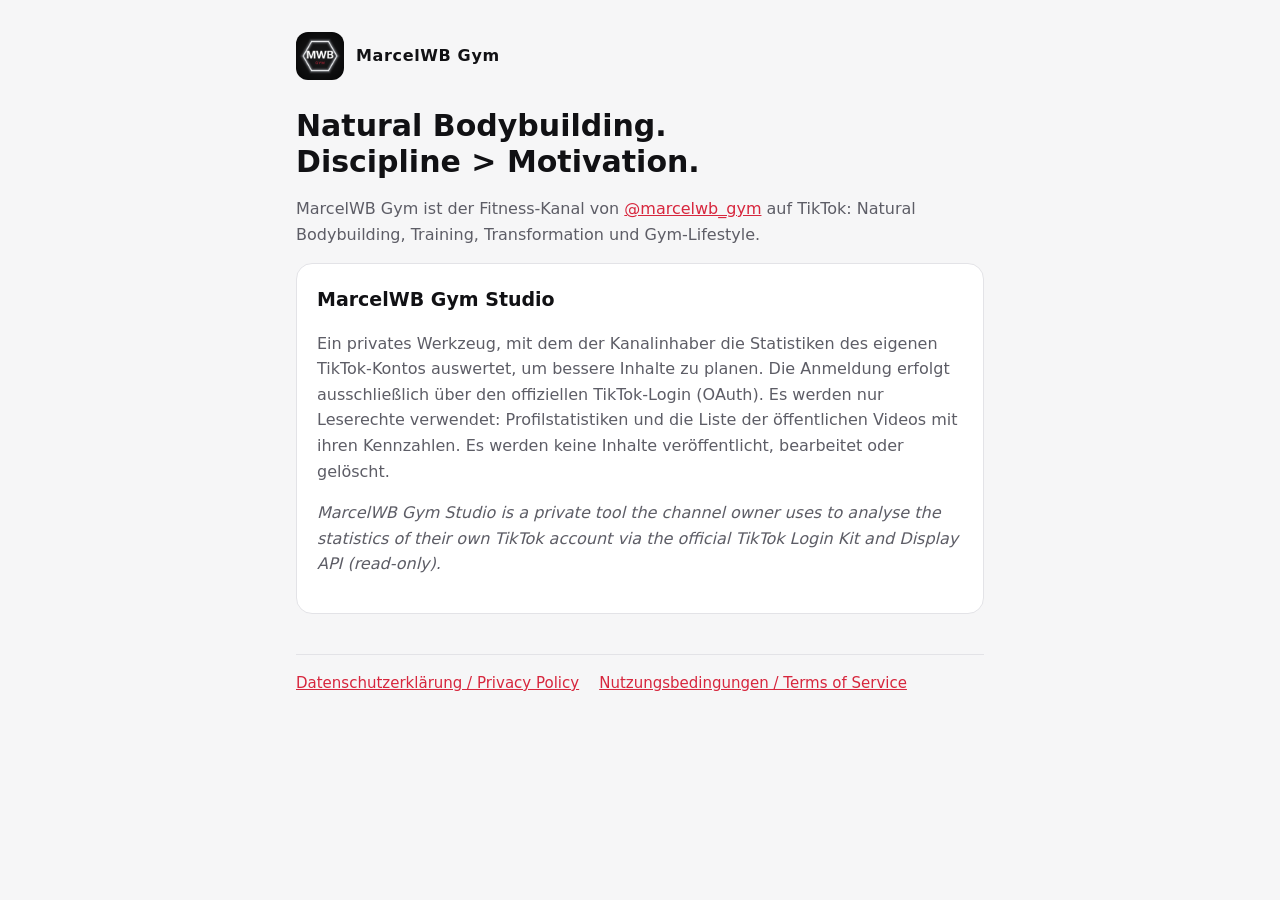
<file: index.html>
<!doctype html><html lang="de"><head><meta charset="utf-8"><meta name="viewport" content="width=device-width,initial-scale=1"><link rel="icon" href="icon.png"><link rel="stylesheet" href="style.css"><title>MarcelWB Gym</title></head><body><main><header><img src="icon.png" alt=""><a href="">MarcelWB Gym</a></header>
<h1>Natural Bodybuilding.<br>Discipline &gt; Motivation.</h1>
<p>MarcelWB Gym ist der Fitness-Kanal von <a href="https://www.tiktok.com/@marcelwb_gym">@marcelwb_gym</a> auf TikTok: Natural Bodybuilding, Training, Transformation und Gym-Lifestyle.</p>
<div class="card"><h2 style="margin-top:0">MarcelWB Gym Studio</h2>
<p>Ein privates Werkzeug, mit dem der Kanalinhaber die Statistiken des eigenen TikTok-Kontos auswertet, um bessere Inhalte zu planen. Die Anmeldung erfolgt ausschließlich über den offiziellen TikTok-Login (OAuth). Es werden nur Leserechte verwendet: Profilstatistiken und die Liste der öffentlichen Videos mit ihren Kennzahlen. Es werden keine Inhalte veröffentlicht, bearbeitet oder gelöscht.</p>
<p lang="en"><em>MarcelWB Gym Studio is a private tool the channel owner uses to analyse the statistics of their own TikTok account via the official TikTok Login Kit and Display API (read-only).</em></p></div>
<nav class="legal"><a href="privacy.html">Datenschutzerklärung / Privacy Policy</a><a href="terms.html">Nutzungsbedingungen / Terms of Service</a></nav></main></body></html>
</file>
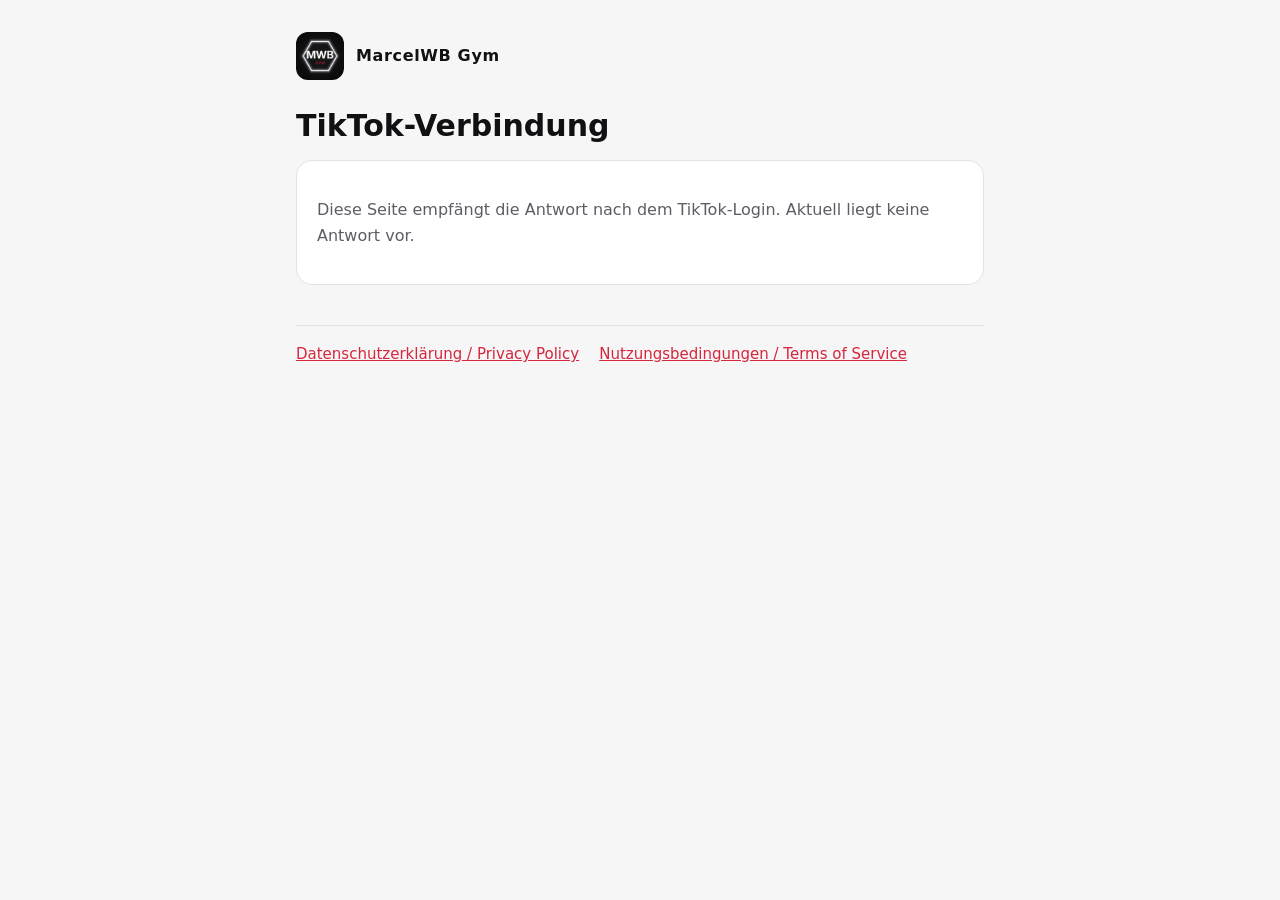
<file: callback/index.html>
<!doctype html><html lang="de"><head><meta charset="utf-8"><meta name="viewport" content="width=device-width,initial-scale=1"><link rel="icon" href="../icon.png"><link rel="stylesheet" href="../style.css"><title>Verbindung – MarcelWB Gym</title></head><body><main><header><img src="../icon.png" alt=""><a href="../">MarcelWB Gym</a></header>
<h1>TikTok-Verbindung</h1>
<div class="card" id="box"><p id="status">Lese Antwort von TikTok …</p></div>
<script>
(function(){
  var q=new URLSearchParams(location.search), box=document.getElementById('box');
  var code=q.get('code'), err=q.get('error'), desc=q.get('error_description');
  function esc(s){return String(s).replace(/[&<>"']/g,function(c){return {'&':'&amp;','<':'&lt;','>':'&gt;','"':'&quot;',"'":'&#39;'}[c]})}
  if(code){
    box.innerHTML='<p class="ok"><strong>✓ Freigabe erteilt.</strong></p>'+
      '<p>Kopiere diesen Code und füge ihn in GitHub beim Workflow „TikTok verbinden“ ein. Er ist nur wenige Minuten gültig.</p>'+
      '<span class="code" id="c">'+esc(code)+'</span><button id="b">Code kopieren</button>'+
      '<p style="font-size:14px">Erteilte Rechte: <code>'+esc(q.get('scopes')||'–')+'</code></p>';
    document.getElementById('b').onclick=function(){
      navigator.clipboard.writeText(code).then(function(){document.getElementById('b').textContent='✓ Kopiert'});
    };
  } else if(err){
    box.innerHTML='<p class="err"><strong>Fehler: '+esc(err)+'</strong></p><p>'+esc(desc||'')+'</p>';
  } else {
    box.innerHTML='<p>Diese Seite empfängt die Antwort nach dem TikTok-Login. Aktuell liegt keine Antwort vor.</p>';
  }
})();
</script>
<nav class="legal"><a href="../privacy.html">Datenschutzerklärung / Privacy Policy</a><a href="../terms.html">Nutzungsbedingungen / Terms of Service</a></nav></main></body></html>
</file>
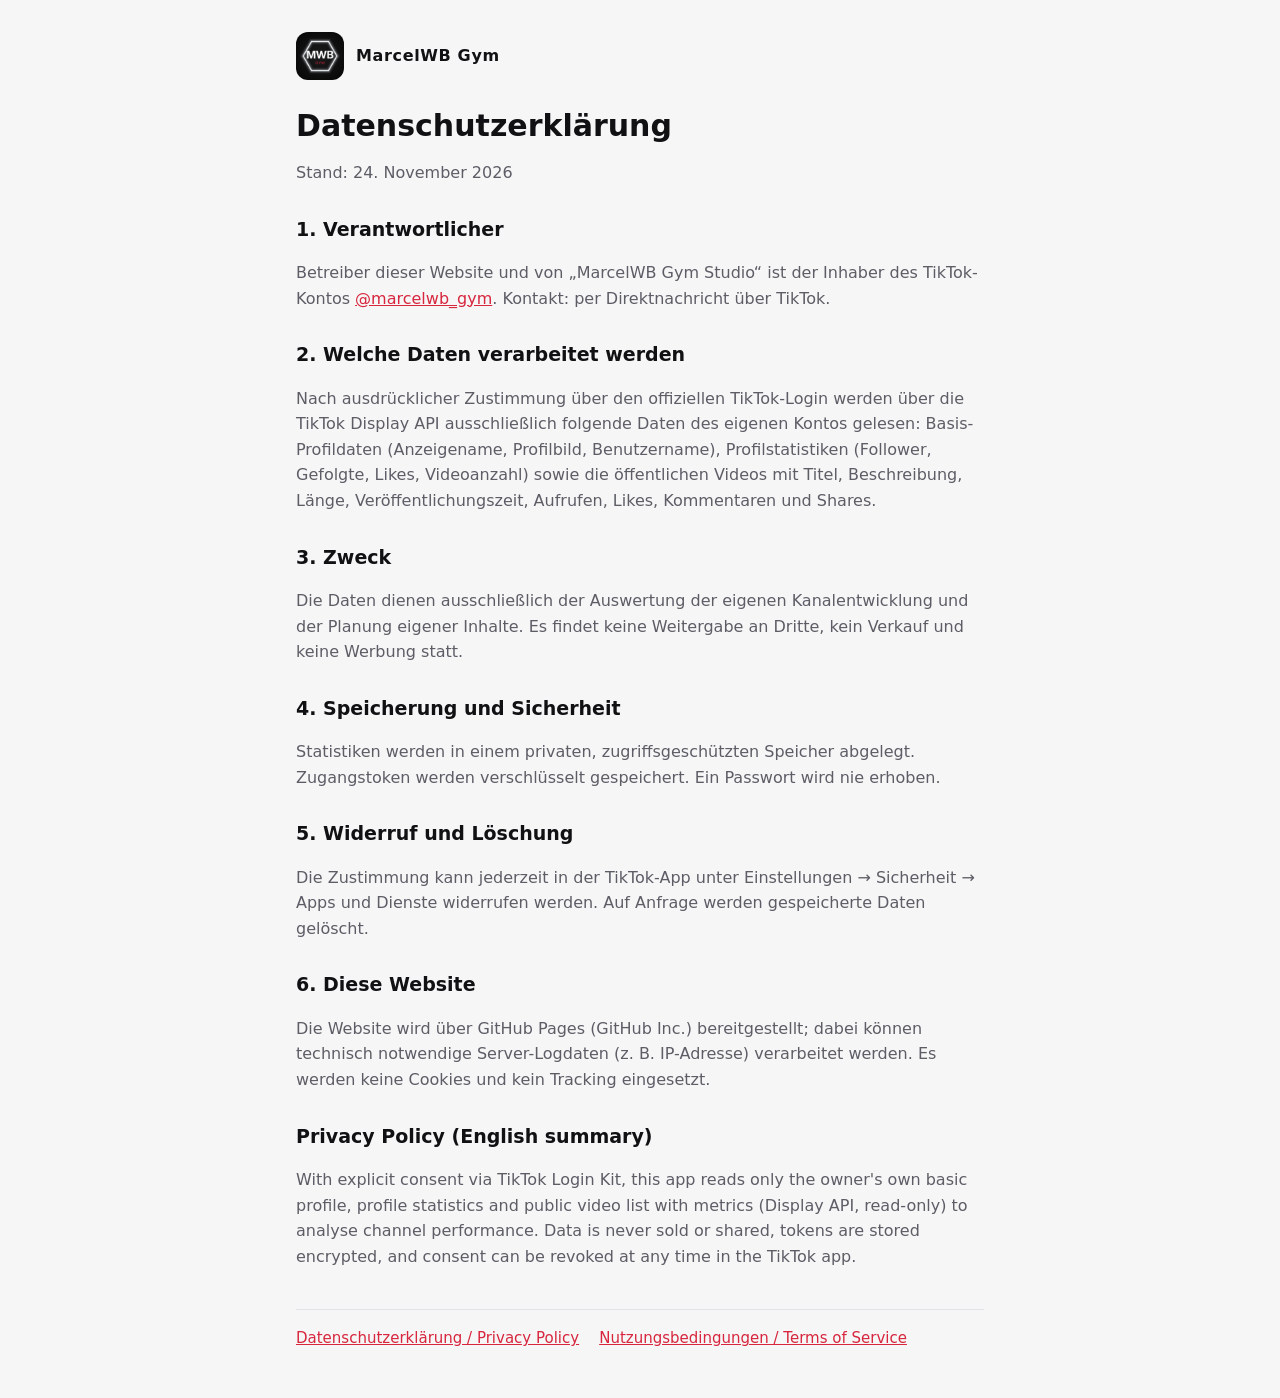
<file: privacy.html>
<!doctype html><html lang="de"><head><meta charset="utf-8"><meta name="viewport" content="width=device-width,initial-scale=1"><link rel="icon" href="icon.png"><link rel="stylesheet" href="style.css"><title>Datenschutzerklärung – MarcelWB Gym</title></head><body><main><header><img src="icon.png" alt=""><a href="">MarcelWB Gym</a></header>
<h1>Datenschutzerklärung</h1><p>Stand: 24. November 2026</p>
<h2>1. Verantwortlicher</h2><p>Betreiber dieser Website und von „MarcelWB Gym Studio“ ist der Inhaber des TikTok-Kontos <a href="https://www.tiktok.com/@marcelwb_gym">@marcelwb_gym</a>. Kontakt: per Direktnachricht über TikTok.</p>
<h2>2. Welche Daten verarbeitet werden</h2><p>Nach ausdrücklicher Zustimmung über den offiziellen TikTok-Login werden über die TikTok Display API ausschließlich folgende Daten des eigenen Kontos gelesen: Basis-Profildaten (Anzeigename, Profilbild, Benutzername), Profilstatistiken (Follower, Gefolgte, Likes, Videoanzahl) sowie die öffentlichen Videos mit Titel, Beschreibung, Länge, Veröffentlichungszeit, Aufrufen, Likes, Kommentaren und Shares.</p>
<h2>3. Zweck</h2><p>Die Daten dienen ausschließlich der Auswertung der eigenen Kanalentwicklung und der Planung eigener Inhalte. Es findet keine Weitergabe an Dritte, kein Verkauf und keine Werbung statt.</p>
<h2>4. Speicherung und Sicherheit</h2><p>Statistiken werden in einem privaten, zugriffsgeschützten Speicher abgelegt. Zugangstoken werden verschlüsselt gespeichert. Ein Passwort wird nie erhoben.</p>
<h2>5. Widerruf und Löschung</h2><p>Die Zustimmung kann jederzeit in der TikTok-App unter Einstellungen → Sicherheit → Apps und Dienste widerrufen werden. Auf Anfrage werden gespeicherte Daten gelöscht.</p>
<h2>6. Diese Website</h2><p>Die Website wird über GitHub Pages (GitHub Inc.) bereitgestellt; dabei können technisch notwendige Server-Logdaten (z. B. IP-Adresse) verarbeitet werden. Es werden keine Cookies und kein Tracking eingesetzt.</p>
<h2 lang="en">Privacy Policy (English summary)</h2><p lang="en">With explicit consent via TikTok Login Kit, this app reads only the owner's own basic profile, profile statistics and public video list with metrics (Display API, read-only) to analyse channel performance. Data is never sold or shared, tokens are stored encrypted, and consent can be revoked at any time in the TikTok app.</p>
<nav class="legal"><a href="privacy.html">Datenschutzerklärung / Privacy Policy</a><a href="terms.html">Nutzungsbedingungen / Terms of Service</a></nav></main></body></html>
</file>
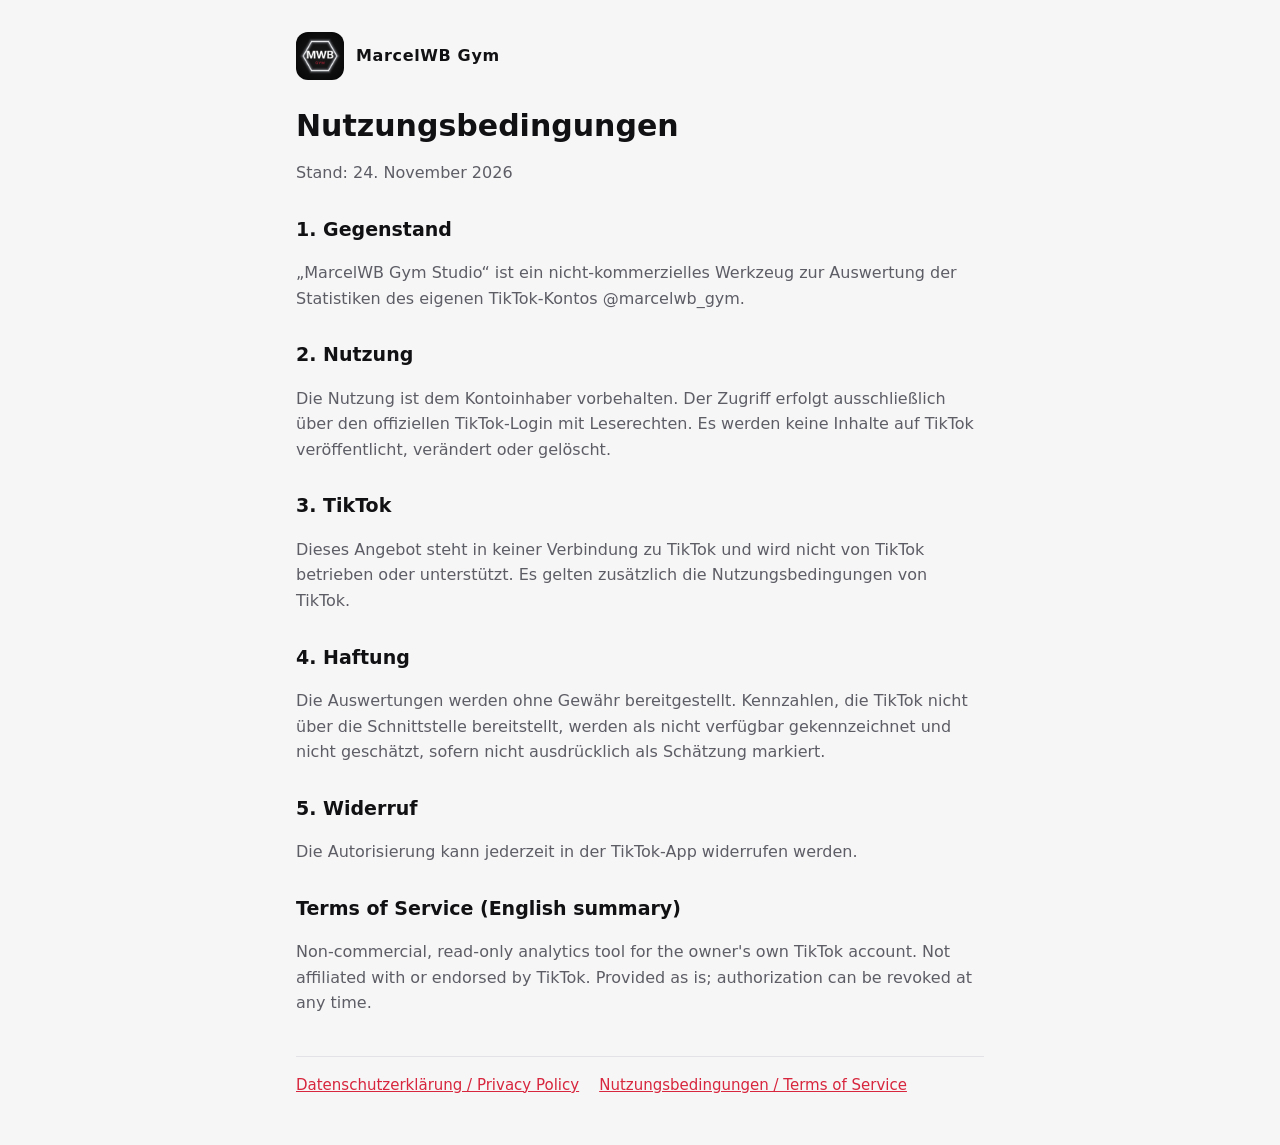
<file: terms.html>
<!doctype html><html lang="de"><head><meta charset="utf-8"><meta name="viewport" content="width=device-width,initial-scale=1"><link rel="icon" href="icon.png"><link rel="stylesheet" href="style.css"><title>Nutzungsbedingungen – MarcelWB Gym</title></head><body><main><header><img src="icon.png" alt=""><a href="">MarcelWB Gym</a></header>
<h1>Nutzungsbedingungen</h1><p>Stand: 24. November 2026</p>
<h2>1. Gegenstand</h2><p>„MarcelWB Gym Studio“ ist ein nicht-kommerzielles Werkzeug zur Auswertung der Statistiken des eigenen TikTok-Kontos @marcelwb_gym.</p>
<h2>2. Nutzung</h2><p>Die Nutzung ist dem Kontoinhaber vorbehalten. Der Zugriff erfolgt ausschließlich über den offiziellen TikTok-Login mit Leserechten. Es werden keine Inhalte auf TikTok veröffentlicht, verändert oder gelöscht.</p>
<h2>3. TikTok</h2><p>Dieses Angebot steht in keiner Verbindung zu TikTok und wird nicht von TikTok betrieben oder unterstützt. Es gelten zusätzlich die Nutzungsbedingungen von TikTok.</p>
<h2>4. Haftung</h2><p>Die Auswertungen werden ohne Gewähr bereitgestellt. Kennzahlen, die TikTok nicht über die Schnittstelle bereitstellt, werden als nicht verfügbar gekennzeichnet und nicht geschätzt, sofern nicht ausdrücklich als Schätzung markiert.</p>
<h2>5. Widerruf</h2><p>Die Autorisierung kann jederzeit in der TikTok-App widerrufen werden.</p>
<h2 lang="en">Terms of Service (English summary)</h2><p lang="en">Non-commercial, read-only analytics tool for the owner's own TikTok account. Not affiliated with or endorsed by TikTok. Provided as is; authorization can be revoked at any time.</p>
<nav class="legal"><a href="privacy.html">Datenschutzerklärung / Privacy Policy</a><a href="terms.html">Nutzungsbedingungen / Terms of Service</a></nav></main></body></html>
</file>
<file: style.css>
:root{--bg:#0b0b0d;--card:#151518;--fg:#f2f2f4;--mute:#9a9aa3;--acc:#d7263d;--line:#26262b}
@media (prefers-color-scheme: light){:root:not([data-theme="dark"]){--bg:#f6f6f7;--card:#fff;--fg:#111114;--mute:#5d5d66;--line:#e3e3e7}}
*{box-sizing:border-box}html{-webkit-text-size-adjust:100%}
body{margin:0;background:var(--bg);color:var(--fg);font:16px/1.6 -apple-system,BlinkMacSystemFont,"Inter",system-ui,sans-serif}
main{max-width:720px;margin:0 auto;padding:32px 16px 48px}
header{display:flex;align-items:center;gap:12px;margin-bottom:28px}
header img{width:48px;height:48px;border-radius:12px}
header a{color:inherit;text-decoration:none;font-weight:700;letter-spacing:.04em}
h1{font-size:30px;line-height:1.2;margin:0 0 12px}h2{font-size:19px;margin:28px 0 8px}
p,li{color:var(--mute)}a{color:var(--acc)}
.card{background:var(--card);border:1px solid var(--line);border-radius:16px;padding:20px;margin:16px 0}
nav.legal{display:flex;gap:20px;flex-wrap:wrap;border-top:1px solid var(--line);margin-top:40px;padding-top:16px;font-size:15px}
code,.code{font-family:ui-monospace,SFMono-Regular,Menlo,monospace;word-break:break-all}
.code{display:block;background:var(--bg);border:1px solid var(--line);border-radius:10px;padding:12px;color:var(--fg);font-size:14px;margin:8px 0 12px}
button{font:inherit;font-weight:600;background:var(--acc);color:#fff;border:0;border-radius:12px;padding:12px 18px;width:100%}
.ok{color:#2fb36b}.err{color:var(--acc)}
</file>
